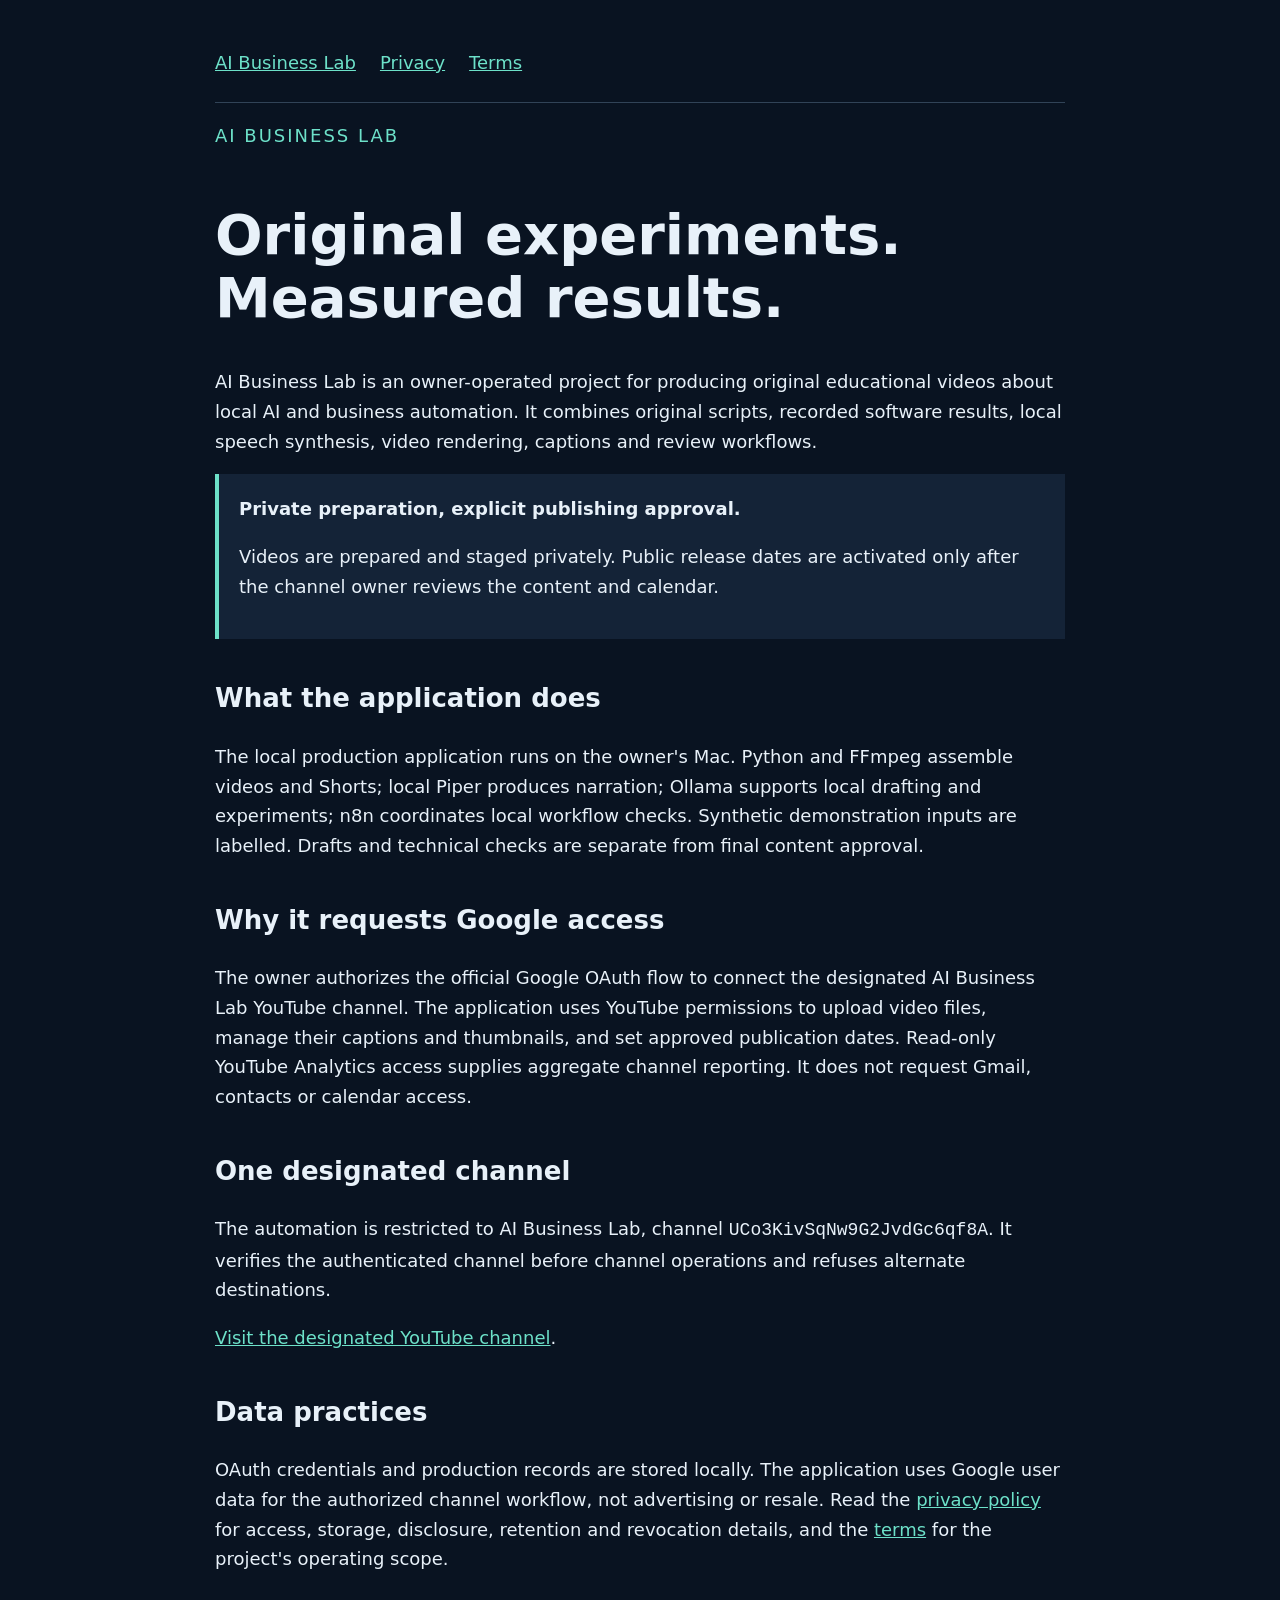
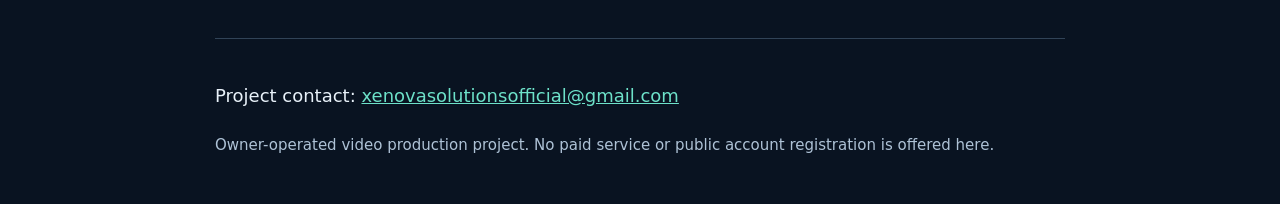
<file: index.html>
<!doctype html><html lang="en"><head><meta charset="utf-8"><meta name="google-site-verification" content="_ZLTV50SLa3KXpQQJghm6EDruGpXZaWjfkjwtqYFpns" /><meta name="viewport" content="width=device-width,initial-scale=1"><title>Original experiments. Measured results. | AI Business Lab</title><link rel="stylesheet" href="style.css"></head><body><main><nav aria-label="Main"><a href="./">AI Business Lab</a><a href="privacy.html">Privacy</a><a href="terms.html">Terms</a></nav><p class="mark">AI BUSINESS LAB</p><h1>Original experiments. Measured results.</h1><p>AI Business Lab is an owner-operated project for producing original educational videos about local AI and business automation. It combines original scripts, recorded software results, local speech synthesis, video rendering, captions and review workflows.</p><div class="callout"><strong>Private preparation, explicit publishing approval.</strong><p>Videos are prepared and staged privately. Public release dates are activated only after the channel owner reviews the content and calendar.</p></div><h2>What the application does</h2><p>The local production application runs on the owner's Mac. Python and FFmpeg assemble videos and Shorts; local Piper produces narration; Ollama supports local drafting and experiments; n8n coordinates local workflow checks. Synthetic demonstration inputs are labelled. Drafts and technical checks are separate from final content approval.</p><h2>Why it requests Google access</h2><p>The owner authorizes the official Google OAuth flow to connect the designated AI Business Lab YouTube channel. The application uses YouTube permissions to upload video files, manage their captions and thumbnails, and set approved publication dates. Read-only YouTube Analytics access supplies aggregate channel reporting. It does not request Gmail, contacts or calendar access.</p><h2>One designated channel</h2><p>The automation is restricted to AI Business Lab, channel <code>UCo3KivSqNw9G2JvdGc6qf8A</code>. It verifies the authenticated channel before channel operations and refuses alternate destinations.</p><p><a href="https://www.youtube.com/channel/UCo3KivSqNw9G2JvdGc6qf8A">Visit the designated YouTube channel</a>.</p><h2>Data practices</h2><p>OAuth credentials and production records are stored locally. The application uses Google user data for the authorized channel workflow, not advertising or resale. Read the <a href="privacy.html">privacy policy</a> for access, storage, disclosure, retention and revocation details, and the <a href="terms.html">terms</a> for the project's operating scope.</p><footer><p>Project contact: <a href="mailto:xenovasolutionsofficial@gmail.com">xenovasolutionsofficial@gmail.com</a></p><small>Owner-operated video production project. No paid service or public account registration is offered here.</small></footer></main></body></html>
</file>
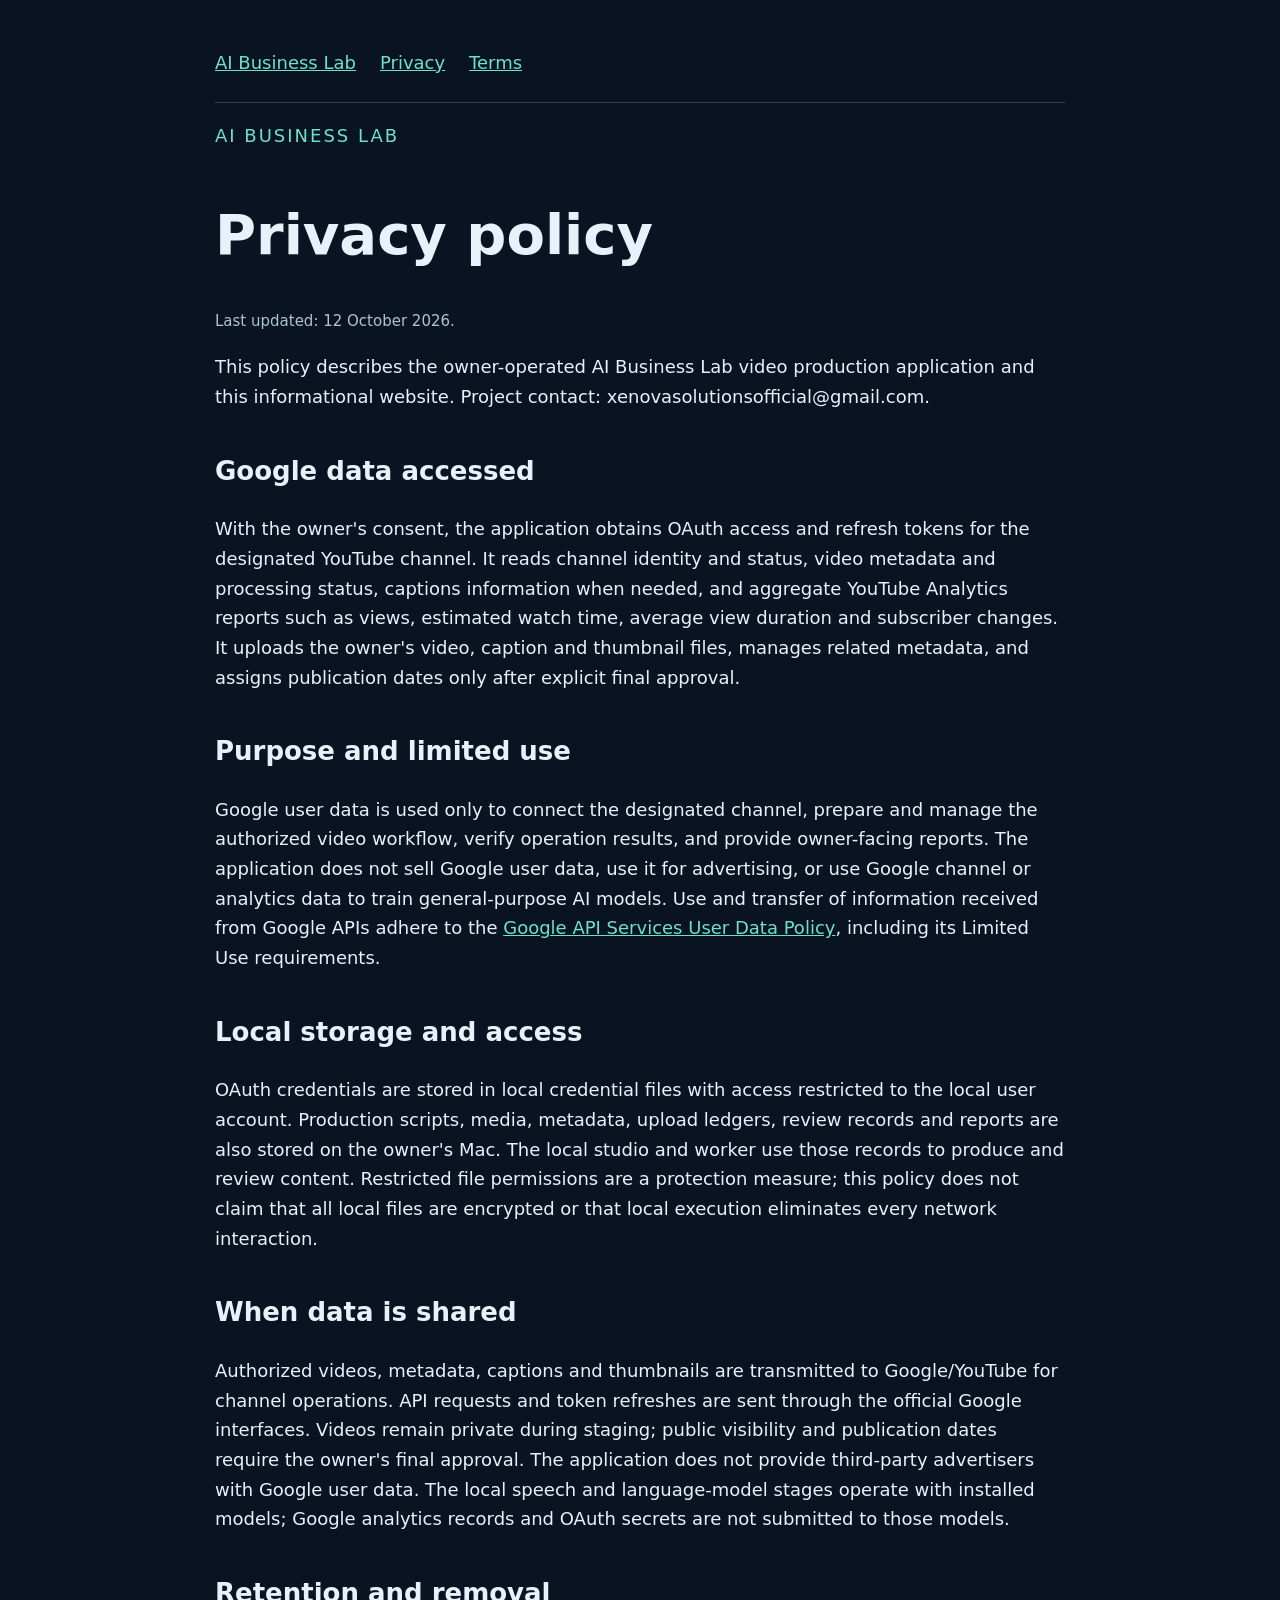
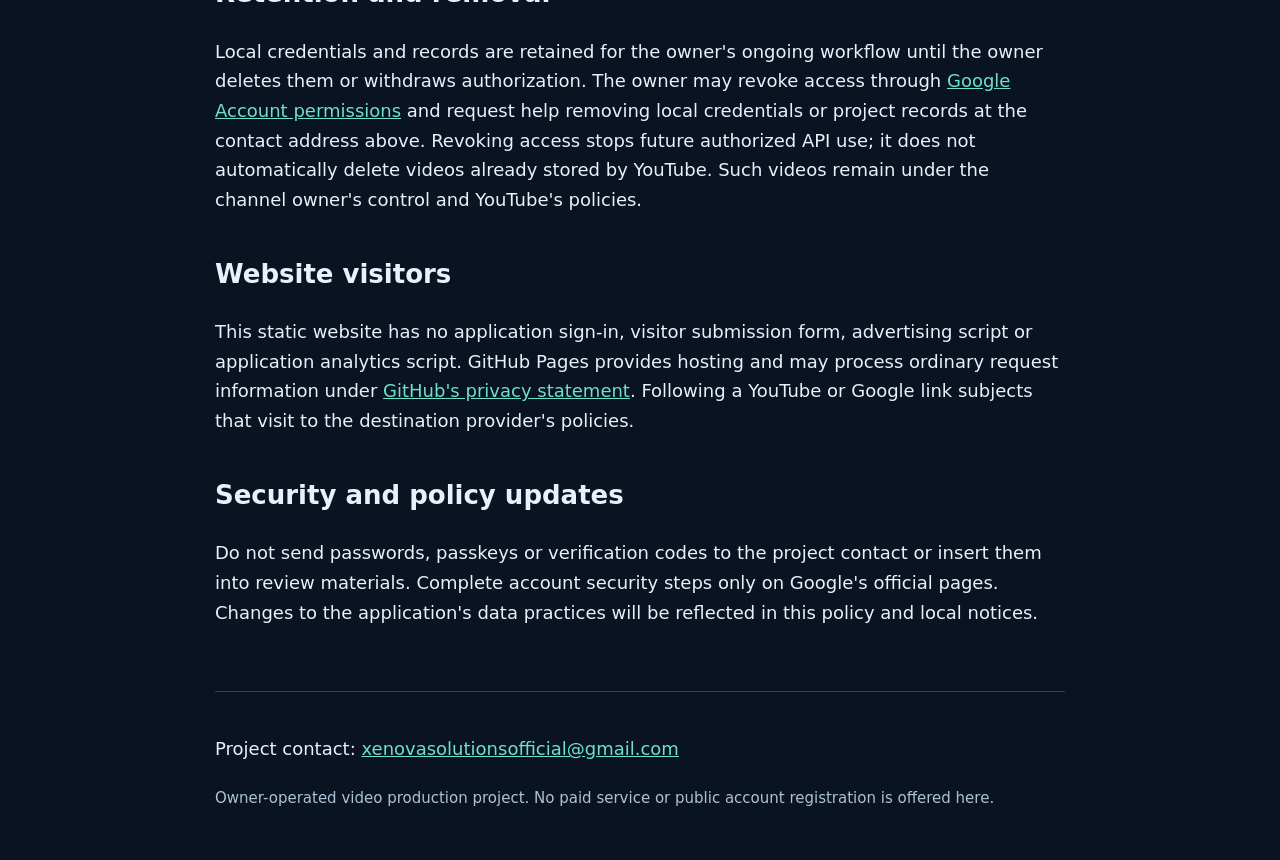
<file: privacy.html>
<!doctype html><html lang="en"><head><meta charset="utf-8"><meta name="viewport" content="width=device-width,initial-scale=1"><title>Privacy policy | AI Business Lab</title><link rel="stylesheet" href="style.css"></head><body><main><nav aria-label="Main"><a href="./">AI Business Lab</a><a href="privacy.html">Privacy</a><a href="terms.html">Terms</a></nav><p class="mark">AI BUSINESS LAB</p><h1>Privacy policy</h1><p><small>Last updated: 12 October 2026.</small></p><p>This policy describes the owner-operated AI Business Lab video production application and this informational website. Project contact: xenovasolutionsofficial@gmail.com.</p><h2>Google data accessed</h2><p>With the owner's consent, the application obtains OAuth access and refresh tokens for the designated YouTube channel. It reads channel identity and status, video metadata and processing status, captions information when needed, and aggregate YouTube Analytics reports such as views, estimated watch time, average view duration and subscriber changes. It uploads the owner's video, caption and thumbnail files, manages related metadata, and assigns publication dates only after explicit final approval.</p><h2>Purpose and limited use</h2><p>Google user data is used only to connect the designated channel, prepare and manage the authorized video workflow, verify operation results, and provide owner-facing reports. The application does not sell Google user data, use it for advertising, or use Google channel or analytics data to train general-purpose AI models. Use and transfer of information received from Google APIs adhere to the <a href="https://developers.google.com/terms/api-services-user-data-policy">Google API Services User Data Policy</a>, including its Limited Use requirements.</p><h2>Local storage and access</h2><p>OAuth credentials are stored in local credential files with access restricted to the local user account. Production scripts, media, metadata, upload ledgers, review records and reports are also stored on the owner's Mac. The local studio and worker use those records to produce and review content. Restricted file permissions are a protection measure; this policy does not claim that all local files are encrypted or that local execution eliminates every network interaction.</p><h2>When data is shared</h2><p>Authorized videos, metadata, captions and thumbnails are transmitted to Google/YouTube for channel operations. API requests and token refreshes are sent through the official Google interfaces. Videos remain private during staging; public visibility and publication dates require the owner's final approval. The application does not provide third-party advertisers with Google user data. The local speech and language-model stages operate with installed models; Google analytics records and OAuth secrets are not submitted to those models.</p><h2>Retention and removal</h2><p>Local credentials and records are retained for the owner's ongoing workflow until the owner deletes them or withdraws authorization. The owner may revoke access through <a href="https://myaccount.google.com/permissions">Google Account permissions</a> and request help removing local credentials or project records at the contact address above. Revoking access stops future authorized API use; it does not automatically delete videos already stored by YouTube. Such videos remain under the channel owner's control and YouTube's policies.</p><h2>Website visitors</h2><p>This static website has no application sign-in, visitor submission form, advertising script or application analytics script. GitHub Pages provides hosting and may process ordinary request information under <a href="https://docs.github.com/en/site-policy/privacy-policies/github-general-privacy-statement">GitHub's privacy statement</a>. Following a YouTube or Google link subjects that visit to the destination provider's policies.</p><h2>Security and policy updates</h2><p>Do not send passwords, passkeys or verification codes to the project contact or insert them into review materials. Complete account security steps only on Google's official pages. Changes to the application's data practices will be reflected in this policy and local notices.</p><footer><p>Project contact: <a href="mailto:xenovasolutionsofficial@gmail.com">xenovasolutionsofficial@gmail.com</a></p><small>Owner-operated video production project. No paid service or public account registration is offered here.</small></footer></main></body></html>
</file>
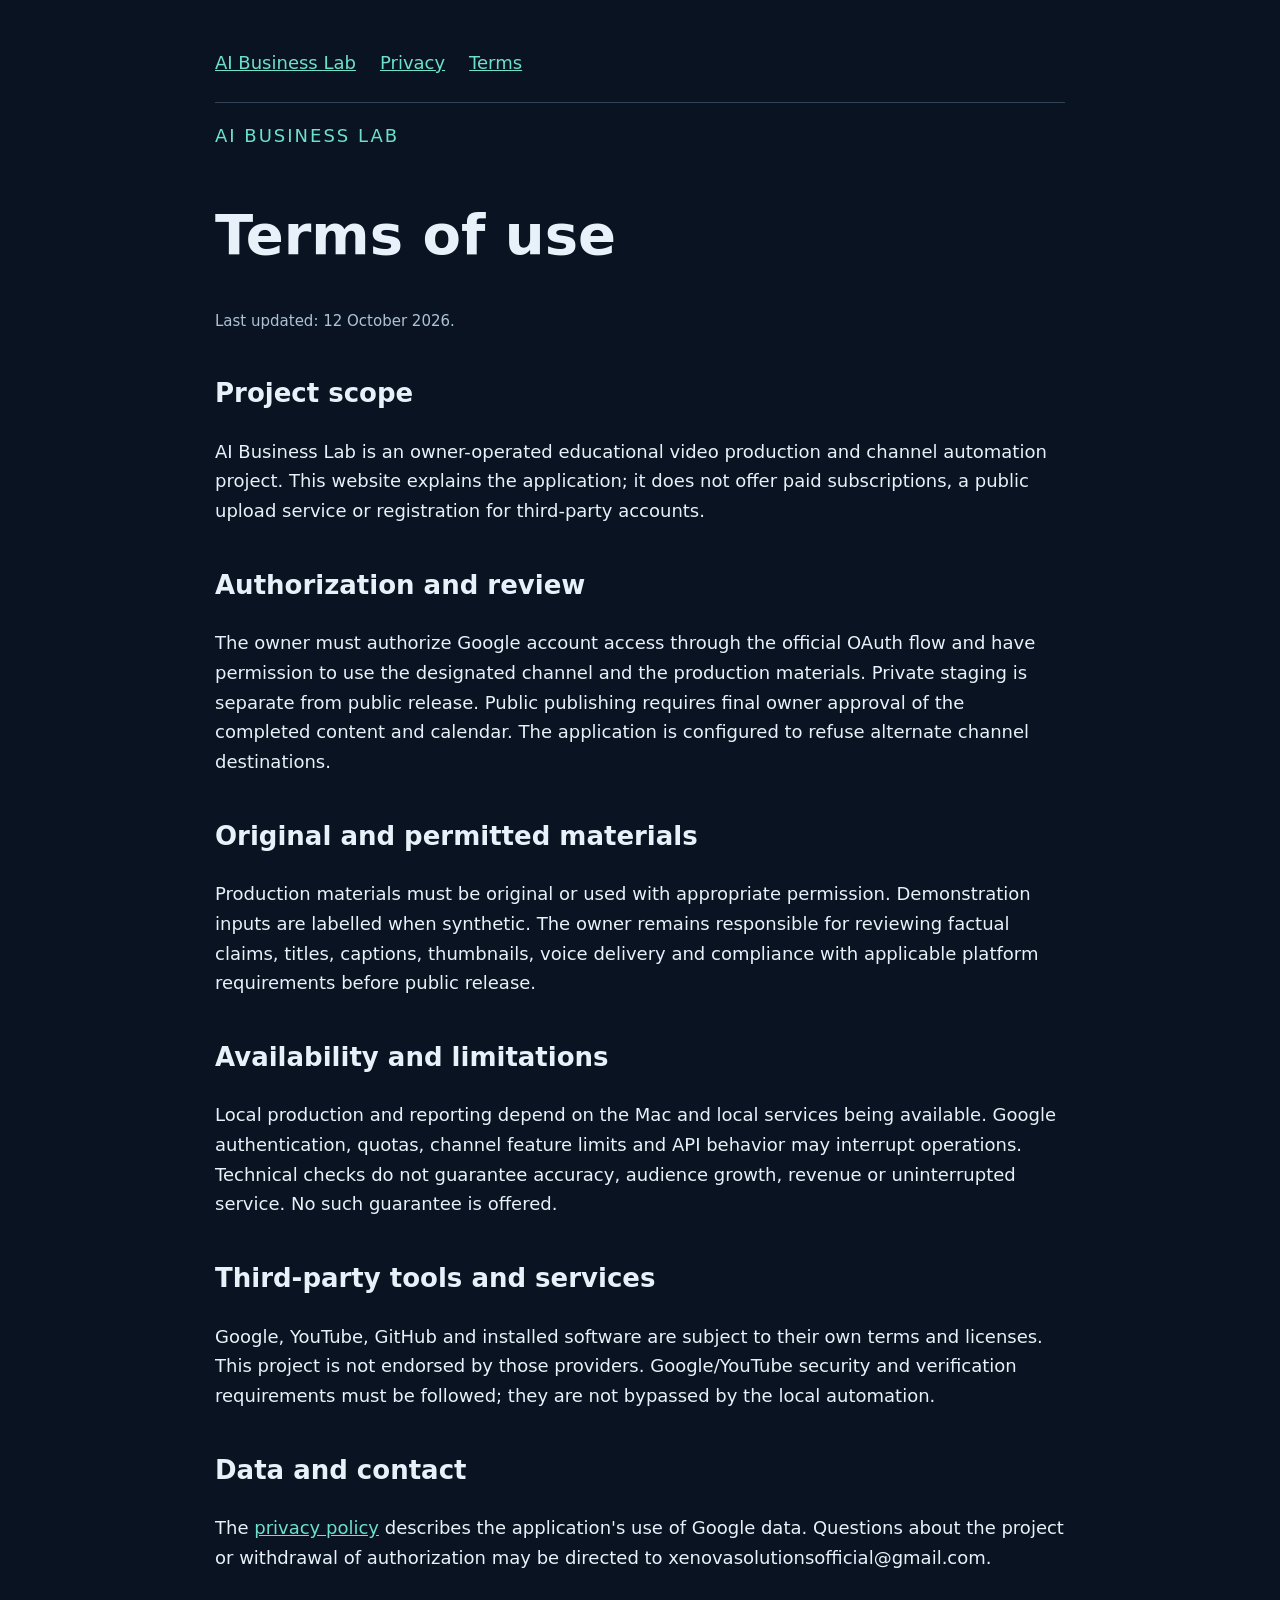
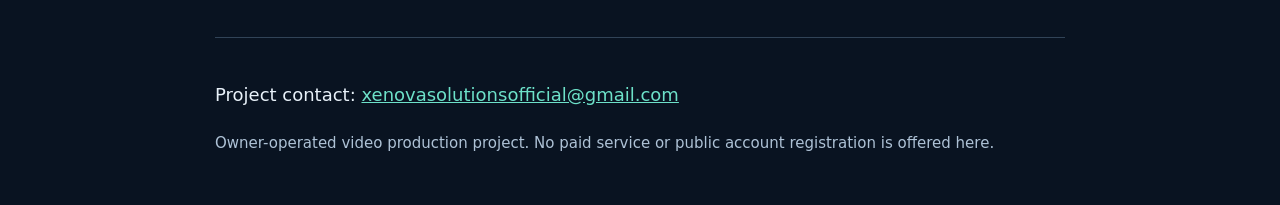
<file: terms.html>
<!doctype html><html lang="en"><head><meta charset="utf-8"><meta name="viewport" content="width=device-width,initial-scale=1"><title>Terms of use | AI Business Lab</title><link rel="stylesheet" href="style.css"></head><body><main><nav aria-label="Main"><a href="./">AI Business Lab</a><a href="privacy.html">Privacy</a><a href="terms.html">Terms</a></nav><p class="mark">AI BUSINESS LAB</p><h1>Terms of use</h1><p><small>Last updated: 12 October 2026.</small></p><h2>Project scope</h2><p>AI Business Lab is an owner-operated educational video production and channel automation project. This website explains the application; it does not offer paid subscriptions, a public upload service or registration for third-party accounts.</p><h2>Authorization and review</h2><p>The owner must authorize Google account access through the official OAuth flow and have permission to use the designated channel and the production materials. Private staging is separate from public release. Public publishing requires final owner approval of the completed content and calendar. The application is configured to refuse alternate channel destinations.</p><h2>Original and permitted materials</h2><p>Production materials must be original or used with appropriate permission. Demonstration inputs are labelled when synthetic. The owner remains responsible for reviewing factual claims, titles, captions, thumbnails, voice delivery and compliance with applicable platform requirements before public release.</p><h2>Availability and limitations</h2><p>Local production and reporting depend on the Mac and local services being available. Google authentication, quotas, channel feature limits and API behavior may interrupt operations. Technical checks do not guarantee accuracy, audience growth, revenue or uninterrupted service. No such guarantee is offered.</p><h2>Third-party tools and services</h2><p>Google, YouTube, GitHub and installed software are subject to their own terms and licenses. This project is not endorsed by those providers. Google/YouTube security and verification requirements must be followed; they are not bypassed by the local automation.</p><h2>Data and contact</h2><p>The <a href="privacy.html">privacy policy</a> describes the application's use of Google data. Questions about the project or withdrawal of authorization may be directed to xenovasolutionsofficial@gmail.com.</p><footer><p>Project contact: <a href="mailto:xenovasolutionsofficial@gmail.com">xenovasolutionsofficial@gmail.com</a></p><small>Owner-operated video production project. No paid service or public account registration is offered here.</small></footer></main></body></html>
</file>
<file: style.css>
body{margin:0;background:#091321;color:#e8f1f9;font:18px/1.65 system-ui,sans-serif}main{max-width:850px;margin:auto;padding:48px 24px}a{color:#6de1c9}nav{display:flex;flex-wrap:wrap;gap:24px;border-bottom:1px solid #314357;padding-bottom:24px}h1{font-size:clamp(32px,6vw,56px);line-height:1.12;margin-top:54px}h2{font-size:26px;margin-top:38px}small{color:#aec2d6}.mark{color:#6de1c9;letter-spacing:2px}footer{margin-top:64px;border-top:1px solid #314357;padding-top:24px}.callout{padding:20px;border-left:4px solid #6de1c9;background:#142337}code{overflow-wrap:anywhere}
</file>
